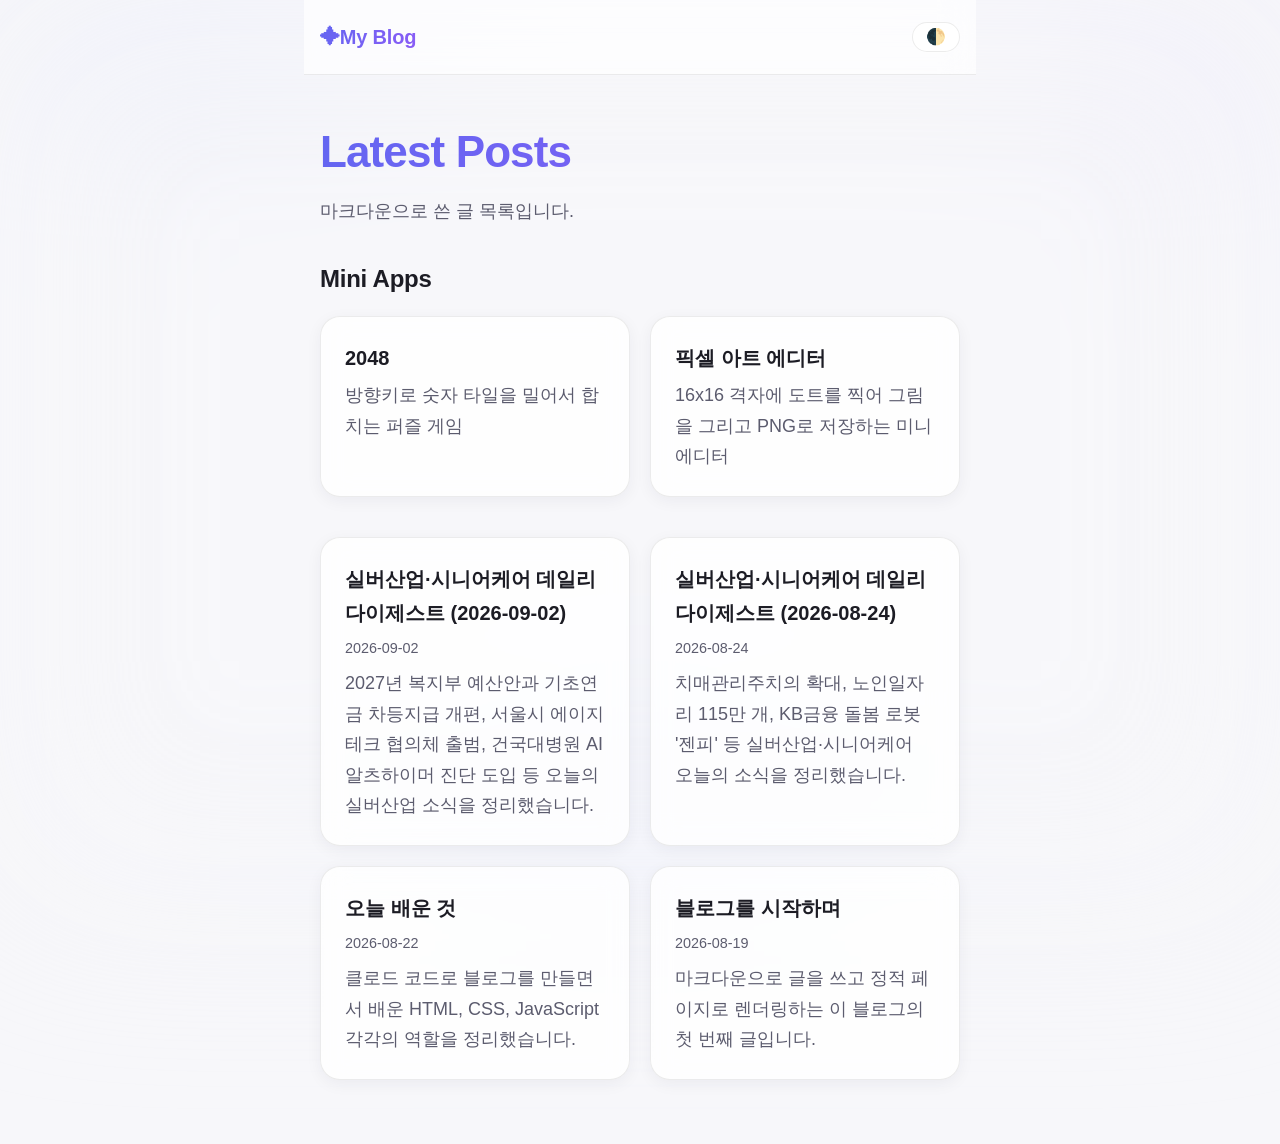
<file: index.html>
<!DOCTYPE html>
<html lang="ko">
<head>
  <meta charset="UTF-8">
  <meta name="viewport" content="width=device-width, initial-scale=1.0">
  <title>My Blog</title>
  <meta name="description" content="마크다운으로 글을 쓰고 정적 페이지로 렌더링하는 개인 블로그입니다.">
  <link rel="canonical" href="https://lechahu12.github.io/my-blog/">
  <meta property="og:title" content="My Blog">
  <meta property="og:description" content="마크다운으로 글을 쓰고 정적 페이지로 렌더링하는 개인 블로그입니다.">
  <meta property="og:type" content="website">
  <meta property="og:url" content="https://lechahu12.github.io/my-blog/">
  <meta name="twitter:card" content="summary">
  <meta name="twitter:title" content="My Blog">
  <meta name="twitter:description" content="마크다운으로 글을 쓰고 정적 페이지로 렌더링하는 개인 블로그입니다.">
  <link rel="icon" href="favicon.svg">
  <link rel="stylesheet" href="css/style.css">
</head>
<body>
  <a class="skip-link" href="#main-content">본문으로 바로가기</a>
  <header class="site-header">
    <a class="brand" href="index.html">My Blog</a>
    <button id="theme-toggle" aria-label="테마 전환">🌓</button>
  </header>

  <main id="main-content">
    <div class="page-intro">
      <h1>Latest Posts</h1>
      <p>마크다운으로 쓴 글 목록입니다.</p>
    </div>

    <section class="apps-section">
      <h2>Mini Apps</h2>
      <div id="app-list">
        <a class="post-card" href="apps/2048/index.html">
          <h3>2048</h3>
          <p class="post-summary">방향키로 숫자 타일을 밀어서 합치는 퍼즐 게임</p>
        </a>
        <a class="post-card" href="apps/pixel-art-editor/index.html">
          <h3>픽셀 아트 에디터</h3>
          <p class="post-summary">16x16 격자에 도트를 찍어 그림을 그리고 PNG로 저장하는 미니 에디터</p>
        </a>
      </div>
    </section>

    <div id="post-list">
      <p>글 목록을 불러오는 중...</p>
    </div>
  </main>

  <script src="js/theme.js"></script>
  <script src="js/post-list.js"></script>
</body>
</html>
</file>
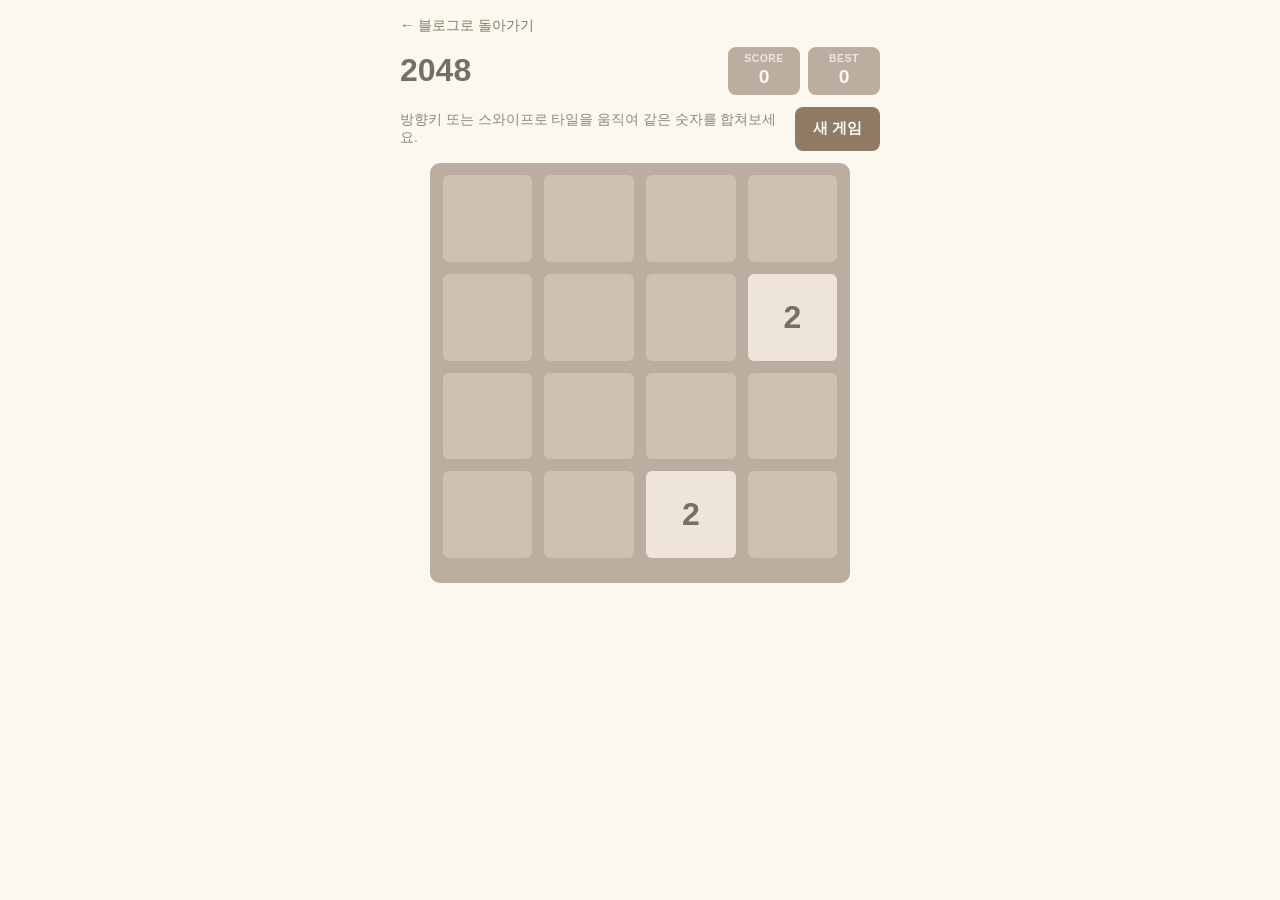
<file: apps/2048/index.html>
<!DOCTYPE html>
<html lang="ko">
<head>
<meta charset="UTF-8">
<meta name="viewport" content="width=device-width, initial-scale=1.0, viewport-fit=cover">
<title>2048</title>
<link rel="stylesheet" href="style.css">
</head>
<body>
<div class="wrap">
  <a class="back-link" href="../../index.html">← 블로그로 돌아가기</a>

  <header class="header">
    <h1 class="title">2048</h1>
    <div class="scores">
      <div class="score-box">
        <span class="score-label">SCORE</span>
        <span id="score" class="score-value" aria-live="polite">0</span>
      </div>
      <div class="score-box">
        <span class="score-label">BEST</span>
        <span id="best-score" class="score-value" aria-live="polite">0</span>
      </div>
    </div>
  </header>

  <div class="controls">
    <p class="hint">방향키 또는 스와이프로 타일을 움직여 같은 숫자를 합쳐보세요.</p>
    <button id="restart-btn" class="restart-btn" type="button">새 게임</button>
  </div>

  <div class="board-container">
    <div id="board" class="board"></div>

    <div id="overlay" class="overlay hidden">
      <p id="overlay-message" class="overlay-message"></p>
      <div class="overlay-buttons">
        <button id="overlay-continue-btn" class="overlay-btn hidden" type="button">계속하기</button>
        <button id="overlay-restart-btn" class="overlay-btn" type="button">다시 시작</button>
      </div>
    </div>
  </div>
</div>

<script src="script.js"></script>
</body>
</html>
</file>
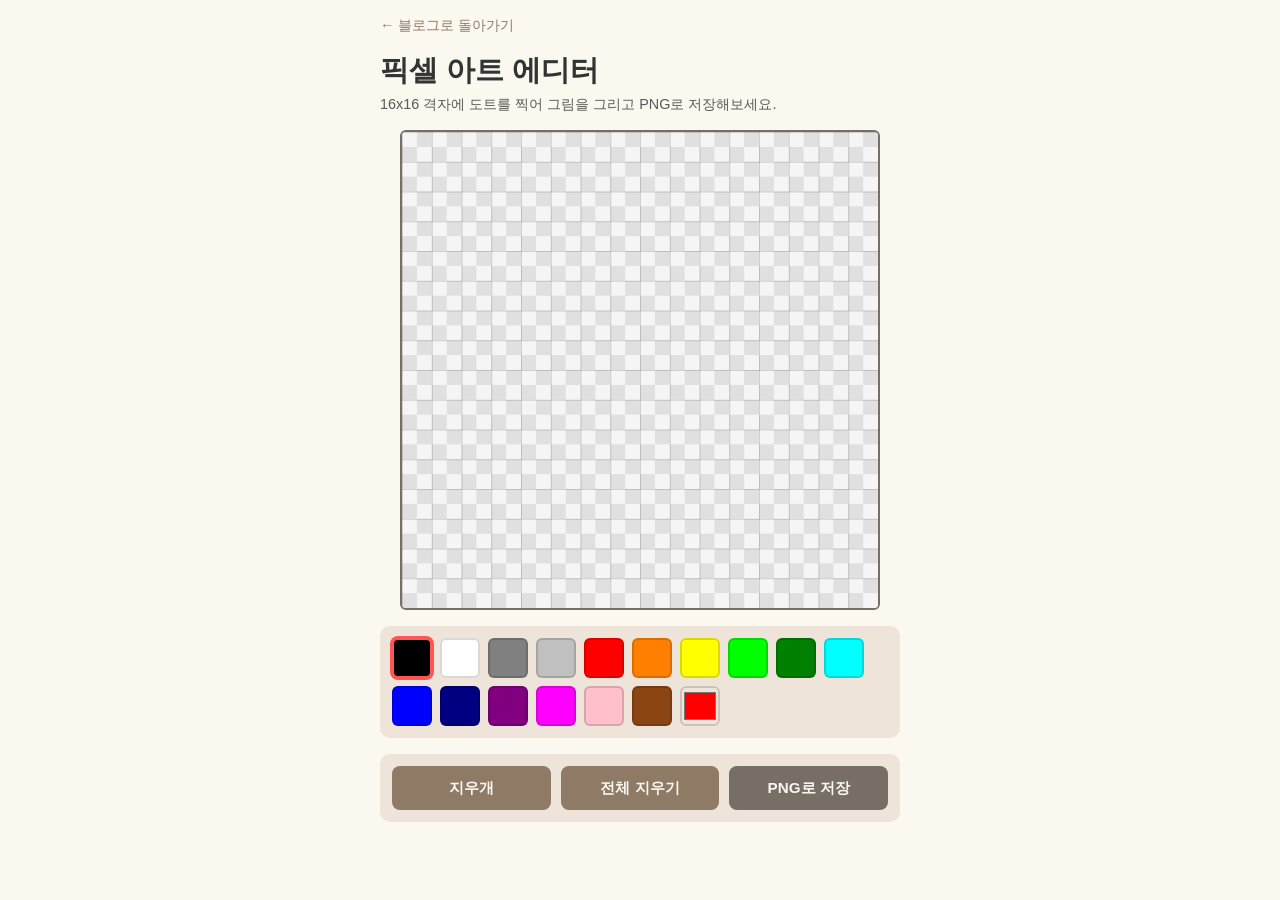
<file: apps/pixel-art-editor/index.html>
<!DOCTYPE html>
<html lang="ko">
<head>
<meta charset="UTF-8">
<meta name="viewport" content="width=device-width, initial-scale=1.0, viewport-fit=cover">
<title>픽셀 아트 에디터</title>
<link rel="stylesheet" href="style.css">
</head>
<body>
<div class="wrap">
  <a class="back-link" href="../../index.html">← 블로그로 돌아가기</a>

  <header class="header">
    <h1 class="title">픽셀 아트 에디터</h1>
    <p class="hint">16x16 격자에 도트를 찍어 그림을 그리고 PNG로 저장해보세요.</p>
  </header>

  <div class="canvas-container">
    <canvas id="editor-canvas" aria-label="16x16 픽셀 아트 그리기 캔버스" role="img"></canvas>
  </div>

  <section class="palette-section" aria-label="색상 팔레트">
    <div id="palette" class="palette">
      <button type="button" class="swatch" style="background:#000000" data-color="#000000" aria-label="검정 선택" aria-pressed="true"></button>
      <button type="button" class="swatch" style="background:#ffffff" data-color="#ffffff" aria-label="흰색 선택" aria-pressed="false"></button>
      <button type="button" class="swatch" style="background:#808080" data-color="#808080" aria-label="회색 선택" aria-pressed="false"></button>
      <button type="button" class="swatch" style="background:#c0c0c0" data-color="#c0c0c0" aria-label="연회색 선택" aria-pressed="false"></button>
      <button type="button" class="swatch" style="background:#ff0000" data-color="#ff0000" aria-label="빨강 선택" aria-pressed="false"></button>
      <button type="button" class="swatch" style="background:#ff8000" data-color="#ff8000" aria-label="주황 선택" aria-pressed="false"></button>
      <button type="button" class="swatch" style="background:#ffff00" data-color="#ffff00" aria-label="노랑 선택" aria-pressed="false"></button>
      <button type="button" class="swatch" style="background:#00ff00" data-color="#00ff00" aria-label="초록 선택" aria-pressed="false"></button>
      <button type="button" class="swatch" style="background:#008000" data-color="#008000" aria-label="진초록 선택" aria-pressed="false"></button>
      <button type="button" class="swatch" style="background:#00ffff" data-color="#00ffff" aria-label="하늘 선택" aria-pressed="false"></button>
      <button type="button" class="swatch" style="background:#0000ff" data-color="#0000ff" aria-label="파랑 선택" aria-pressed="false"></button>
      <button type="button" class="swatch" style="background:#000080" data-color="#000080" aria-label="남색 선택" aria-pressed="false"></button>
      <button type="button" class="swatch" style="background:#800080" data-color="#800080" aria-label="보라 선택" aria-pressed="false"></button>
      <button type="button" class="swatch" style="background:#ff00ff" data-color="#ff00ff" aria-label="자홍 선택" aria-pressed="false"></button>
      <button type="button" class="swatch" style="background:#ffc0cb" data-color="#ffc0cb" aria-label="분홍 선택" aria-pressed="false"></button>
      <button type="button" class="swatch" style="background:#8b4513" data-color="#8b4513" aria-label="갈색 선택" aria-pressed="false"></button>
      <label class="custom-color-label" for="custom-color">
        <input type="color" id="custom-color" value="#ff0000" aria-label="사용자 지정 색상 선택">
      </label>
    </div>
  </section>

  <section class="tools-section" aria-label="도구">
    <div class="tools">
      <button type="button" id="eraser-btn" class="tool-btn" aria-pressed="false">지우개</button>
      <button type="button" id="clear-btn" class="tool-btn">전체 지우기</button>
      <button type="button" id="save-btn" class="tool-btn tool-btn-primary">PNG로 저장</button>
    </div>
  </section>
</div>

<script src="script.js"></script>
</body>
</html>
</file>
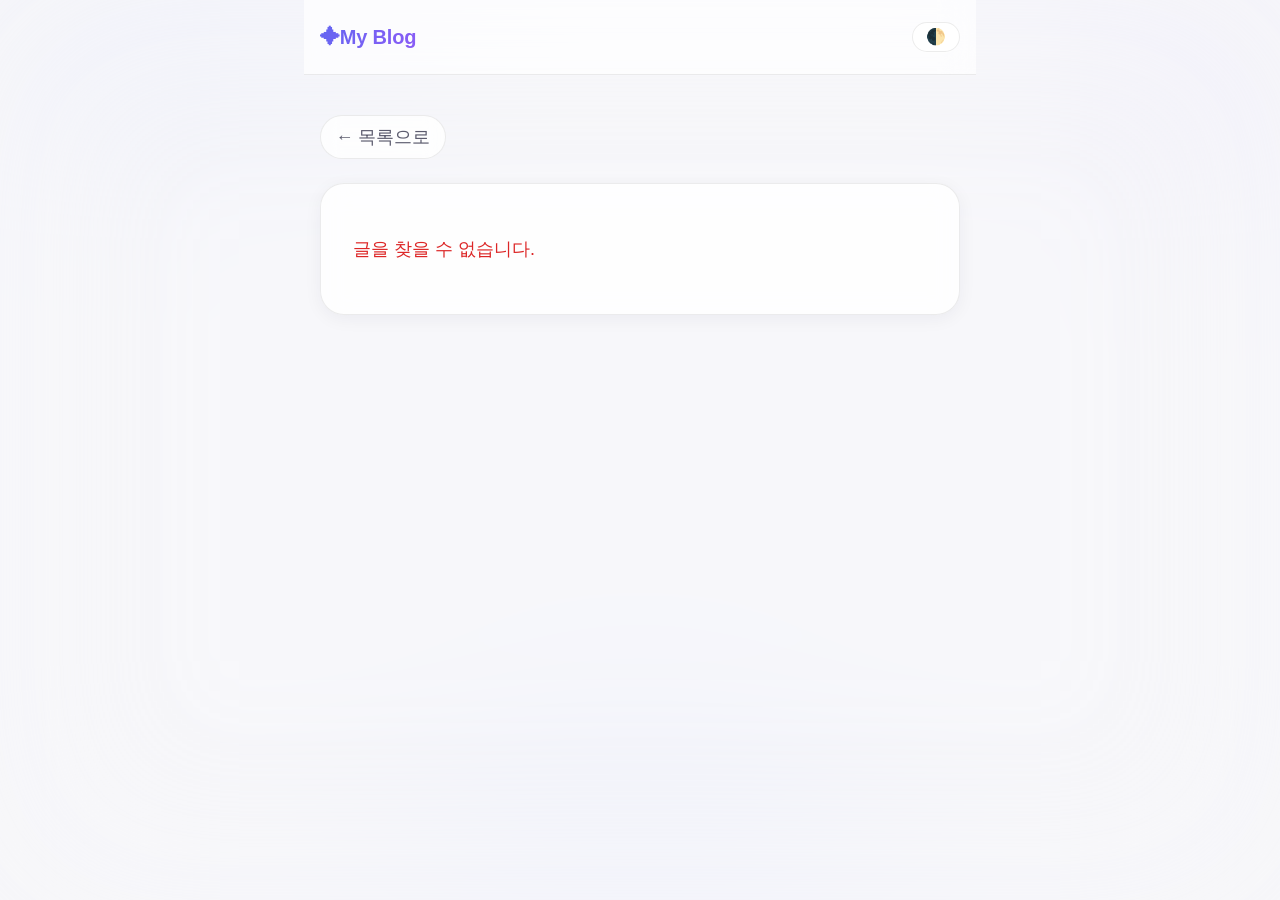
<file: post.html>
<!DOCTYPE html>
<html lang="ko">
<head>
  <meta charset="UTF-8">
  <meta name="viewport" content="width=device-width, initial-scale=1.0">
  <title>My Blog</title>
  <meta name="description" content="마크다운으로 글을 쓰고 정적 페이지로 렌더링하는 개인 블로그입니다.">
  <link rel="canonical" href="https://lechahu12.github.io/my-blog/post.html">
  <meta property="og:title" content="My Blog">
  <meta property="og:description" content="마크다운으로 글을 쓰고 정적 페이지로 렌더링하는 개인 블로그입니다.">
  <meta property="og:type" content="article">
  <meta property="og:url" content="https://lechahu12.github.io/my-blog/post.html">
  <meta name="twitter:card" content="summary">
  <meta name="twitter:title" content="My Blog">
  <meta name="twitter:description" content="마크다운으로 글을 쓰고 정적 페이지로 렌더링하는 개인 블로그입니다.">
  <link rel="icon" href="favicon.svg">
  <link rel="stylesheet" href="css/style.css">
</head>
<body>
  <a class="skip-link" href="#main-content">본문으로 바로가기</a>
  <header class="site-header">
    <a class="brand" href="index.html">My Blog</a>
    <button id="theme-toggle" aria-label="테마 전환">🌓</button>
  </header>

  <main id="main-content">
    <a class="back-link" href="index.html">&larr; 목록으로</a>
    <article id="post-content">
      <p>글을 불러오는 중...</p>
    </article>
  </main>

  <script src="js/theme.js"></script>
  <script src="js/markdown.js"></script>
  <script src="js/post-render.js"></script>
</body>
</html>
</file>
<file: css/style.css>
:root {
  --color-bg: #f7f7fa;
  --color-text: #1c1c24;
  --color-text-muted: #5c5c6e;
  --color-border: rgba(17, 17, 24, 0.08);
  --color-accent: #6366f1;
  --color-accent-2: #8b5cf6;
  --color-error: #dc2626;
  --color-code-bg: #eeeef4;
  --color-card-bg: rgba(255, 255, 255, 0.82);
  --color-header-bg: rgba(255, 255, 255, 0.7);

  --aurora-1: #c7d2fe;
  --aurora-2: #ddd6fe;
  --aurora-3: #e0e7ff;
  --aurora-opacity: 0.35;

  --font-sans: -apple-system, BlinkMacSystemFont, "Segoe UI", "Malgun Gothic", "Apple SD Gothic Neo", "Noto Sans KR", Roboto, sans-serif;
  --font-mono: "SFMono-Regular", Consolas, "Liberation Mono", Menlo, monospace;

  /* 70ch는 라틴 "0" 글리프 폭 기준이라 폰트 폴백에 따라 실제 픽셀폭이 달라진다.
     한글 완성형 음절은 거의 정폭이라 같은 실측 범위(~672px)를 폰트와 무관한
     고정값으로 대체했다 — 계산상 줄당 한글 약 40자로 WCAG CJK 권장치에 근접. */
  --content-width: 42rem;

  --radius-lg: 1.5rem;
  --radius-md: 1.25rem;
  --radius-full: 999px;

  color-scheme: light dark;
}

:root[data-theme="light"] {
  color-scheme: light;
}

:root[data-theme="dark"] {
  --color-bg: #121218;
  --color-text: #e6e5ef;
  --color-text-muted: #9b99b3;
  --color-border: rgba(255, 255, 255, 0.1);
  --color-accent: #a5b4fc;
  --color-accent-2: #c4b5fd;
  --color-error: #f87171;
  --color-code-bg: #1b1a24;
  --color-card-bg: rgba(26, 25, 35, 0.75);
  --color-header-bg: rgba(18, 18, 24, 0.65);

  --aurora-1: #3730a3;
  --aurora-2: #4c1d95;
  --aurora-3: #1e1b4b;
  --aurora-opacity: 0.28;

  color-scheme: dark;
}

@media (prefers-color-scheme: dark) {
  :root:not([data-theme="light"]) {
    --color-bg: #121218;
    --color-text: #e6e5ef;
    --color-text-muted: #9b99b3;
    --color-border: rgba(255, 255, 255, 0.1);
    --color-accent: #a5b4fc;
    --color-accent-2: #c4b5fd;
    --color-error: #f87171;
    --color-code-bg: #1b1a24;
    --color-card-bg: rgba(26, 25, 35, 0.75);
    --color-header-bg: rgba(18, 18, 24, 0.65);

    --aurora-1: #3730a3;
    --aurora-2: #4c1d95;
    --aurora-3: #1e1b4b;
    --aurora-opacity: 0.28;
  }
}

* {
  box-sizing: border-box;
}

body {
  margin: 0;
  min-height: 100vh;
  background: var(--color-bg);
  color: var(--color-text);
  font-family: var(--font-sans);
  font-size: 1.125rem;
  line-height: 1.7;
  transition: background 0.15s ease, color 0.15s ease;
}

/* 오로라 배경: 이미지/외부 라이브러리 없이 블러 처리한 radial-gradient만으로
   구현한다. 본문(z-index: 0)과 분리된 stacking context라 blur가 텍스트에는
   영향을 주지 않는다. */
body::before {
  content: "";
  position: fixed;
  inset: 0;
  z-index: -1;
  background:
    radial-gradient(38rem 30rem at 12% -10%, var(--aurora-1), transparent 60%),
    radial-gradient(34rem 28rem at 100% 0%, var(--aurora-2), transparent 60%),
    radial-gradient(40rem 32rem at 50% 100%, var(--aurora-3), transparent 60%),
    var(--color-bg);
  opacity: var(--aurora-opacity);
  filter: blur(100px);
}

.skip-link {
  position: absolute;
  top: -3rem;
  left: 1rem;
  background: var(--color-accent);
  color: #fff;
  padding: 0.5rem 1rem;
  border-radius: var(--radius-full);
  text-decoration: none;
  z-index: 100;
  transition: top 0.15s ease;
}

.skip-link:focus {
  top: 1rem;
}

.site-header {
  position: sticky;
  top: 0;
  z-index: 10;
  display: flex;
  align-items: center;
  justify-content: space-between;
  max-width: var(--content-width);
  margin: 0 auto;
  padding: 1.25rem 1rem;
  background: var(--color-header-bg);
  backdrop-filter: blur(16px);
  -webkit-backdrop-filter: blur(16px);
  border-bottom: 1px solid var(--color-border);
}

.site-header .brand {
  color: var(--color-text);
  text-decoration: none;
  font-weight: 800;
  font-size: 1.25rem;
  letter-spacing: -0.01em;
  background: linear-gradient(120deg, var(--color-accent), var(--color-accent-2));
  -webkit-background-clip: text;
  background-clip: text;
  color: transparent;
}

.site-header .brand::before {
  content: "\2726 ";
}

#theme-toggle {
  background: var(--color-card-bg);
  backdrop-filter: blur(10px);
  -webkit-backdrop-filter: blur(10px);
  border: 1px solid var(--color-border);
  border-radius: var(--radius-full);
  padding: 0.4rem 0.8rem;
  cursor: pointer;
  color: var(--color-text);
  font-size: 1rem;
  line-height: 1;
  transition: border-color 0.15s ease, transform 0.15s ease;
}

#theme-toggle:hover {
  border-color: var(--color-accent);
  transform: translateY(-1px);
}

main {
  max-width: var(--content-width);
  margin: 0 auto;
  padding: 2.5rem 1rem 4rem;
}

.page-intro {
  margin-bottom: 2rem;
}

.page-intro h1 {
  margin: 0 0 0.4rem;
  font-size: clamp(2rem, 5vw, 2.75rem);
  font-weight: 800;
  letter-spacing: -0.02em;
  background: linear-gradient(120deg, var(--color-accent), var(--color-accent-2));
  -webkit-background-clip: text;
  background-clip: text;
  color: transparent;
}

.page-intro p {
  margin: 0;
  color: var(--color-text-muted);
}

#post-list,
#app-list {
  display: grid;
  grid-template-columns: repeat(auto-fill, minmax(240px, 1fr));
  gap: 1.25rem;
}

.apps-section {
  margin-bottom: 2.5rem;
}

.apps-section h2 {
  margin: 0 0 1rem;
  font-size: 1.5rem;
  font-weight: 800;
  letter-spacing: -0.01em;
}

.post-card {
  display: block;
  padding: 1.5rem;
  border: 1px solid var(--color-border);
  border-radius: var(--radius-md);
  background: var(--color-card-bg);
  backdrop-filter: blur(14px);
  -webkit-backdrop-filter: blur(14px);
  box-shadow: 0 4px 16px rgba(20, 10, 50, 0.05);
  text-decoration: none;
  color: inherit;
  transition: transform 0.18s ease, box-shadow 0.18s ease, border-color 0.18s ease;
}

.post-card:hover {
  transform: translateY(-2px);
  border-color: var(--color-accent);
  box-shadow: 0 10px 22px rgba(20, 10, 50, 0.08);
}

.post-card h2,
.post-card h3 {
  margin: 0 0 0.35rem;
  font-size: 1.25rem;
  font-weight: 700;
}

.post-date {
  color: var(--color-text-muted);
  font-size: 0.9rem;
  margin: 0 0 0.5rem;
}

.post-summary {
  margin: 0;
  color: var(--color-text-muted);
}

#post-content {
  padding: 2rem;
  border: 1px solid var(--color-border);
  border-radius: var(--radius-lg);
  background: var(--color-card-bg);
  backdrop-filter: blur(14px);
  -webkit-backdrop-filter: blur(14px);
  box-shadow: 0 4px 18px rgba(20, 10, 50, 0.05);
}

.post-header h1 {
  margin: 0 0 0.35rem;
  font-weight: 800;
  letter-spacing: -0.01em;
}

.post-body h1,
.post-body h2,
.post-body h3 {
  line-height: 1.3;
  font-weight: 700;
}

.post-body p,
.post-body ul,
.post-body ol,
.post-body blockquote {
  margin: 1rem 0;
}

.post-body a {
  color: var(--color-accent);
}

.post-body img {
  max-width: 100%;
  border-radius: var(--radius-md);
}

.post-body blockquote {
  border-left: 3px solid var(--color-accent);
  margin-left: 0;
  padding: 0.5rem 1rem;
  background: var(--color-code-bg);
  border-radius: 0 0.75rem 0.75rem 0;
  color: var(--color-text-muted);
}

.post-body code {
  font-family: var(--font-mono);
  background: var(--color-code-bg);
  padding: 0.15em 0.4em;
  border-radius: 4px;
  font-size: 0.9em;
}

.post-body pre {
  position: relative;
  background: var(--color-code-bg);
  padding: 2.75rem 1.25rem 1.25rem;
  border-radius: var(--radius-md);
  overflow-x: auto;
}

.post-body pre::before {
  content: "";
  position: absolute;
  top: 1.1rem;
  left: 1.25rem;
  width: 0.65rem;
  height: 0.65rem;
  border-radius: 50%;
  background: var(--color-text-muted);
  box-shadow: 1.1em 0 0 var(--color-text-muted), 2.2em 0 0 var(--color-text-muted);
  opacity: 0.35;
}

.post-body pre code {
  background: none;
  padding: 0;
  font-size: 0.9rem;
}

.back-link {
  display: inline-flex;
  align-items: center;
  gap: 0.35rem;
  margin-bottom: 1.5rem;
  padding: 0.35rem 0.9rem;
  border: 1px solid var(--color-border);
  border-radius: var(--radius-full);
  background: var(--color-card-bg);
  backdrop-filter: blur(10px);
  -webkit-backdrop-filter: blur(10px);
  color: var(--color-text-muted);
  text-decoration: none;
  transition: border-color 0.15s ease, color 0.15s ease;
}

.back-link:hover {
  border-color: var(--color-accent);
  color: var(--color-accent);
}

.error {
  color: var(--color-error);
}

*:focus-visible {
  outline: 2px solid var(--color-accent);
  outline-offset: 2px;
  border-radius: 4px;
}

@media (prefers-reduced-motion: reduce) {
  .post-card,
  #theme-toggle,
  .back-link {
    transition: none;
  }

  .post-card:hover {
    transform: none;
  }
}

@media (max-width: 480px) {
  .site-header {
    padding: 1rem;
  }

  main {
    padding: 1.75rem 1rem 3rem;
  }

  #post-content {
    padding: 1.5rem;
  }

  body {
    font-size: 1rem;
  }
}
</file>
<file: apps/2048/style.css>
:root {
  --bg: #faf8ef;
  --fg: #776e65;
  --board-bg: #bbada0;
  --cell-bg: rgba(238, 228, 218, 0.35);
  --card-bg: #eee4da;
  --card-border: rgba(0, 0, 0, 0.08);
  --accent: #8f7a66;
  --accent-fg: #f9f6f2;
  --overlay-bg: rgba(238, 228, 218, 0.73);

  --tile-2-bg: #eee4da;
  --tile-2-fg: #776e65;
  --tile-4-bg: #ede0c8;
  --tile-4-fg: #776e65;
  --tile-8-bg: #f2b179;
  --tile-8-fg: #f9f6f2;
  --tile-16-bg: #f59563;
  --tile-16-fg: #f9f6f2;
  --tile-32-bg: #f67c5f;
  --tile-32-fg: #f9f6f2;
  --tile-64-bg: #f65e3b;
  --tile-64-fg: #f9f6f2;
  --tile-128-bg: #edcf72;
  --tile-128-fg: #f9f6f2;
  --tile-256-bg: #edcc61;
  --tile-256-fg: #f9f6f2;
  --tile-512-bg: #edc850;
  --tile-512-fg: #f9f6f2;
  --tile-1024-bg: #edc53f;
  --tile-1024-fg: #f9f6f2;
  --tile-2048-bg: #edc22e;
  --tile-2048-fg: #f9f6f2;
  --tile-super-bg: #3c3a32;
  --tile-super-fg: #f9f6f2;
}

@media (prefers-color-scheme: dark) {
  :root {
    --bg: #14120f;
    --fg: #e9e2d6;
    --board-bg: #3c372f;
    --cell-bg: rgba(255, 255, 255, 0.06);
    --card-bg: #23201b;
    --card-border: rgba(255, 255, 255, 0.08);
    --accent: #b3a390;
    --accent-fg: #14120f;
    --overlay-bg: rgba(20, 18, 15, 0.82);
  }
}

* {
  box-sizing: border-box;
}

body {
  margin: 0;
  min-height: 100vh;
  background: var(--bg);
  color: var(--fg);
  font-family: -apple-system, BlinkMacSystemFont, "Segoe UI", Roboto, "Helvetica Neue", Arial, sans-serif;
  display: flex;
  justify-content: center;
  padding: 16px;
}

.wrap {
  width: 100%;
  max-width: 480px;
  display: flex;
  flex-direction: column;
  gap: 12px;
}

.back-link {
  color: var(--accent);
  text-decoration: none;
  font-size: 0.9rem;
}

.back-link:hover,
.back-link:focus-visible {
  text-decoration: underline;
}

.header {
  display: flex;
  align-items: center;
  justify-content: space-between;
  gap: 12px;
  flex-wrap: wrap;
}

.title {
  margin: 0;
  font-size: 2rem;
  font-weight: 800;
}

.scores {
  display: flex;
  gap: 8px;
}

.score-box {
  background: var(--board-bg);
  color: var(--accent-fg);
  border-radius: 8px;
  padding: 6px 14px;
  min-width: 72px;
  display: flex;
  flex-direction: column;
  align-items: center;
  line-height: 1.2;
}

.score-label {
  font-size: 0.65rem;
  font-weight: 700;
  letter-spacing: 0.05em;
  opacity: 0.8;
}

.score-value {
  font-size: 1.2rem;
  font-weight: 700;
}

.controls {
  display: flex;
  align-items: center;
  justify-content: space-between;
  gap: 12px;
  flex-wrap: wrap;
}

.hint {
  margin: 0;
  font-size: 0.85rem;
  opacity: 0.8;
  flex: 1;
  min-width: 180px;
}

.restart-btn,
.overlay-btn {
  background: var(--accent);
  color: var(--accent-fg);
  border: none;
  border-radius: 8px;
  padding: 10px 18px;
  font-size: 0.95rem;
  font-weight: 700;
  cursor: pointer;
  min-height: 44px;
  min-width: 44px;
}

.restart-btn:hover,
.overlay-btn:hover {
  filter: brightness(1.08);
}

.restart-btn:focus-visible,
.overlay-btn:focus-visible,
.back-link:focus-visible {
  outline: 3px solid var(--accent);
  outline-offset: 2px;
}

.board-container {
  position: relative;
  width: min(90vw, 420px);
  aspect-ratio: 1 / 1;
  margin: 0 auto;
}

.board {
  position: relative;
  width: 100%;
  height: 100%;
  background: var(--board-bg);
  border-radius: 10px;
  padding: 3%;
  display: grid;
  grid-template-columns: repeat(4, 1fr);
  grid-template-rows: repeat(4, 1fr);
  gap: 3%;
  touch-action: none;
  user-select: none;
}

.cell {
  background: var(--cell-bg);
  border-radius: 6px;
}

.tile {
  display: flex;
  align-items: center;
  justify-content: center;
  border-radius: 6px;
  font-weight: 700;
  background: var(--tile-2-bg);
  color: var(--tile-2-fg);
  font-size: clamp(1rem, 6vw, 2rem);
}

.tile.tile-new {
  animation: tile-appear 0.15s ease;
}

.tile[data-value="2"] { background: var(--tile-2-bg); color: var(--tile-2-fg); }
.tile[data-value="4"] { background: var(--tile-4-bg); color: var(--tile-4-fg); }
.tile[data-value="8"] { background: var(--tile-8-bg); color: var(--tile-8-fg); }
.tile[data-value="16"] { background: var(--tile-16-bg); color: var(--tile-16-fg); }
.tile[data-value="32"] { background: var(--tile-32-bg); color: var(--tile-32-fg); }
.tile[data-value="64"] { background: var(--tile-64-bg); color: var(--tile-64-fg); }
.tile[data-value="128"] { background: var(--tile-128-bg); color: var(--tile-128-fg); font-size: clamp(0.9rem, 5.2vw, 1.7rem); }
.tile[data-value="256"] { background: var(--tile-256-bg); color: var(--tile-256-fg); font-size: clamp(0.9rem, 5.2vw, 1.7rem); }
.tile[data-value="512"] { background: var(--tile-512-bg); color: var(--tile-512-fg); font-size: clamp(0.9rem, 5.2vw, 1.7rem); }
.tile[data-value="1024"] { background: var(--tile-1024-bg); color: var(--tile-1024-fg); font-size: clamp(0.8rem, 4.6vw, 1.4rem); }
.tile[data-value="2048"] { background: var(--tile-2048-bg); color: var(--tile-2048-fg); font-size: clamp(0.8rem, 4.6vw, 1.4rem); }
.tile[data-super="true"] { background: var(--tile-super-bg); color: var(--tile-super-fg); font-size: clamp(0.8rem, 4.6vw, 1.4rem); }

.tile.merged {
  animation: tile-pop 0.15s ease;
}

@keyframes tile-appear {
  from {
    transform: scale(0.3);
    opacity: 0;
  }
  to {
    transform: scale(1);
    opacity: 1;
  }
}

@keyframes tile-pop {
  0% {
    transform: scale(1);
  }
  50% {
    transform: scale(1.15);
  }
  100% {
    transform: scale(1);
  }
}

@media (prefers-reduced-motion: reduce) {
  .tile,
  .tile.merged {
    animation: none;
    transition: none;
  }
}

.overlay {
  position: absolute;
  inset: 0;
  background: var(--overlay-bg);
  border-radius: 10px;
  display: flex;
  flex-direction: column;
  align-items: center;
  justify-content: center;
  gap: 16px;
  text-align: center;
  padding: 16px;
}

.overlay.hidden {
  display: none;
}

.overlay-message {
  margin: 0;
  font-size: 1.8rem;
  font-weight: 800;
  color: var(--fg);
}

.overlay-buttons {
  display: flex;
  gap: 10px;
  flex-wrap: wrap;
  justify-content: center;
}

.overlay-btn.hidden {
  display: none;
}
</file>
<file: apps/pixel-art-editor/style.css>
:root {
  --bg: #faf8ef;
  --fg: #333333;
  --panel-bg: #eee4da;
  --accent: #8f7a66;
  --accent-fg: #f9f6f2;
  --border: rgba(0, 0, 0, 0.15);
  --canvas-border: #776e65;
  --swatch-selected: #ff5555;
  --danger: #c0392b;
}

@media (prefers-color-scheme: dark) {
  :root {
    --bg: #14120f;
    --fg: #e9e2d6;
    --panel-bg: #23201b;
    --accent: #b3a390;
    --accent-fg: #14120f;
    --border: rgba(255, 255, 255, 0.15);
    --canvas-border: #b3a390;
    --swatch-selected: #ff7a7a;
    --danger: #e57368;
  }
}

* {
  box-sizing: border-box;
}

body {
  margin: 0;
  min-height: 100vh;
  background: var(--bg);
  color: var(--fg);
  font-family: -apple-system, BlinkMacSystemFont, "Segoe UI", Roboto, "Helvetica Neue", Arial, sans-serif;
  display: flex;
  justify-content: center;
  padding: 16px;
}

.wrap {
  width: 100%;
  max-width: 520px;
  display: flex;
  flex-direction: column;
  gap: 16px;
}

.back-link {
  color: var(--accent);
  text-decoration: none;
  font-size: 0.9rem;
}

.back-link:hover,
.back-link:focus-visible {
  text-decoration: underline;
}

.header {
  display: flex;
  flex-direction: column;
  gap: 4px;
}

.title {
  margin: 0;
  font-size: 1.8rem;
  font-weight: 800;
}

.hint {
  margin: 0;
  font-size: 0.9rem;
  opacity: 0.8;
}

.canvas-container {
  display: flex;
  justify-content: center;
}

#editor-canvas {
  width: min(90vw, 480px);
  height: min(90vw, 480px);
  aspect-ratio: 1 / 1;
  max-width: 480px;
  max-height: 480px;
  border: 2px solid var(--canvas-border);
  border-radius: 6px;
  touch-action: none;
  cursor: crosshair;
  background: #ffffff;
}

.palette-section,
.tools-section {
  background: var(--panel-bg);
  border-radius: 10px;
  padding: 12px;
}

.palette {
  display: flex;
  flex-wrap: wrap;
  gap: 8px;
  align-items: center;
}

.swatch {
  width: 40px;
  height: 40px;
  min-width: 40px;
  min-height: 40px;
  border-radius: 6px;
  border: 2px solid var(--border);
  cursor: pointer;
  padding: 0;
}

.swatch:hover {
  filter: brightness(1.08);
}

.swatch:focus-visible {
  outline: 3px solid var(--accent);
  outline-offset: 2px;
}

.swatch[aria-pressed="true"] {
  border-color: var(--swatch-selected);
  box-shadow: 0 0 0 2px var(--swatch-selected);
}

.custom-color-label {
  display: inline-flex;
  width: 40px;
  height: 40px;
  border-radius: 6px;
}

.custom-color-label.active {
  box-shadow: 0 0 0 2px var(--swatch-selected);
  border-radius: 8px;
}

#custom-color {
  width: 40px;
  height: 40px;
  min-width: 40px;
  min-height: 40px;
  padding: 0;
  border: 2px solid var(--border);
  border-radius: 6px;
  cursor: pointer;
  background: none;
}

#custom-color:focus-visible {
  outline: 3px solid var(--accent);
  outline-offset: 2px;
}

.tools {
  display: flex;
  gap: 10px;
  flex-wrap: wrap;
}

.tool-btn {
  flex: 1;
  min-width: 100px;
  min-height: 44px;
  padding: 10px 14px;
  font-size: 0.95rem;
  font-weight: 700;
  border: none;
  border-radius: 8px;
  background: var(--accent);
  color: var(--accent-fg);
  cursor: pointer;
}

.tool-btn:hover {
  filter: brightness(1.08);
}

.tool-btn:focus-visible {
  outline: 3px solid var(--accent);
  outline-offset: 2px;
}

.tool-btn[aria-pressed="true"] {
  background: var(--danger);
  color: #fff;
}

.tool-btn-primary {
  background: var(--canvas-border);
  color: var(--accent-fg);
}

@media (max-width: 480px) {
  .tools {
    flex-direction: column;
  }

  .tool-btn {
    width: 100%;
  }
}
</file>
